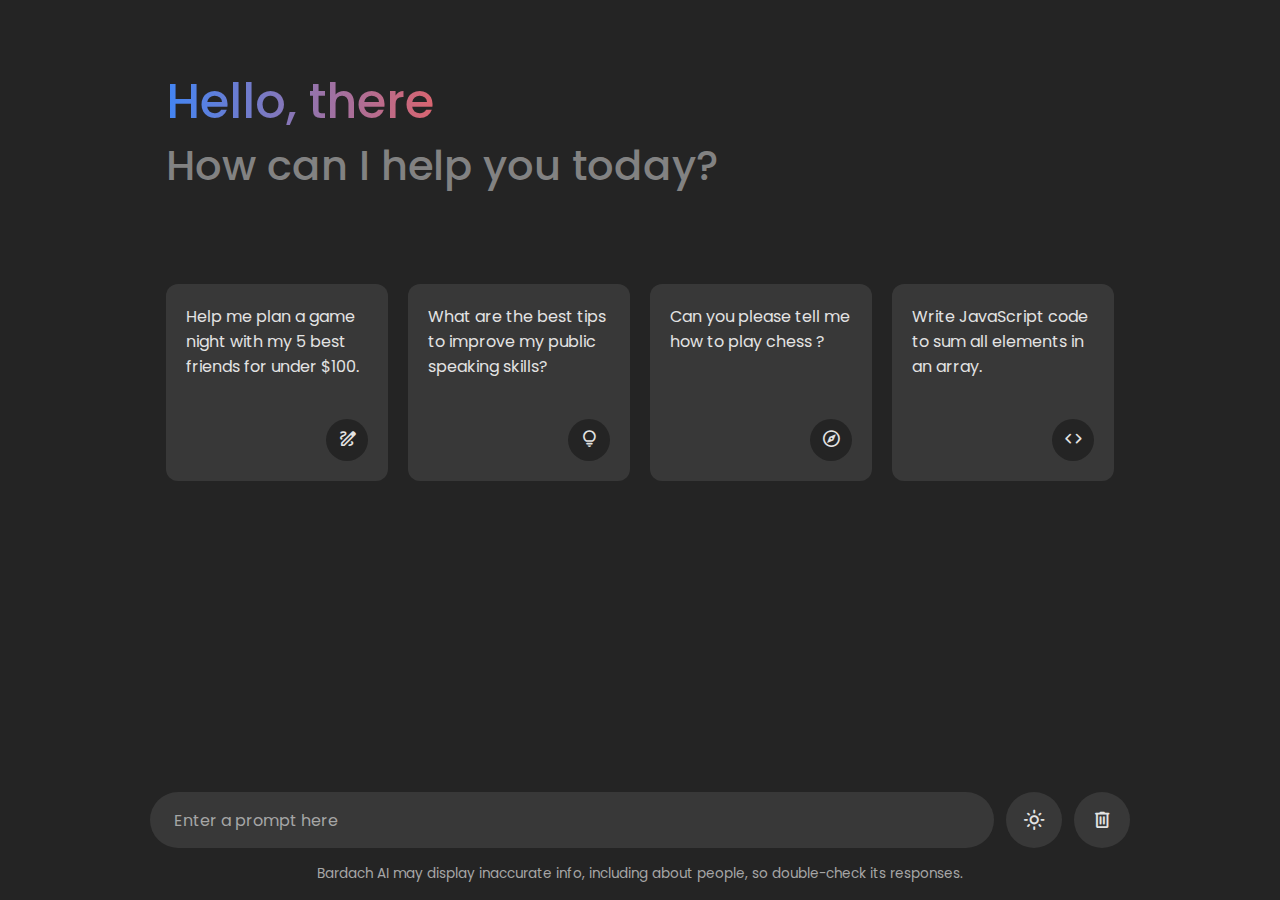
<file: hello.html>
<!DOCTYPE html>
<!-- Coding By CodingNepal - www.codingnepalweb.com -->
<html lang="en">
<head>
  <meta charset="UTF-8">
  <meta name="viewport" content="width=device-width, initial-scale=1.0">
  <title>Bardach AI Chatbot</title>
  <!-- Linking Google Fonts For Icons -->
  <link rel="stylesheet" href="https://fonts.googleapis.com/css2?family=Material+Symbols+Rounded:opsz,wght,FILL,GRAD@24,400,0,0" />
  <link rel="stylesheet" href="style.css">
</head>
<body>
  <header class="header">
    <!-- Header Greetings -->
    <h1 class="title">Hello, there</h1>
    <p class="subtitle">How can I help you today?</p>

    <!-- Suggestion list -->
    <ul class="suggestion-list">
      <li class="suggestion">
        <h4 class="text">Help me plan a game night with my 5 best friends for under $100.</h4>
        <span class="icon material-symbols-rounded">draw</span>
      </li>
      <li class="suggestion">
        <h4 class="text">What are the best tips to improve my public speaking skills?</h4>
        <span class="icon material-symbols-rounded">lightbulb</span>
      </li>
      <li class="suggestion">
        <h4 class="text">Can you please tell me how to play chess ?</h4>
        <span class="icon material-symbols-rounded">explore</span>
      </li>
      <li class="suggestion">
        <h4 class="text">Write JavaScript code to sum all elements in an array.</h4>
        <span class="icon material-symbols-rounded">code</span>
      </li>
    </ul>
  </header>

  <!-- Chat List / Container -->
  <div class="chat-list"></div>

  <!-- Typing Area -->
  <div class="typing-area">
    <form action="#" class="typing-form">
      <div class="input-wrapper">
        <input type="text" placeholder="Enter a prompt here" class="typing-input" required />
        <button id="send-message-button" class="icon material-symbols-rounded">send</button>
      </div>
      <div class="action-buttons">
        <span id="theme-toggle-button" class="icon material-symbols-rounded">light_mode</span>
        <span id="delete-chat-button" class="icon material-symbols-rounded">delete</span>
      </div>
    </form>
    <p class="disclaimer-text">
      Bardach AI may display inaccurate info, including about people, so double-check its responses.
    </p>
  </div>

<style>
  /* Import Google Font - Poppins */
@import url('https://fonts.googleapis.com/css2?family=Poppins:wght@400;500;600&display=swap');

* {
  margin: 0;
  padding: 0;
  box-sizing: border-box;
  font-family: "Poppins", sans-serif;
}

:root {
  /* Dark mode colors */
  --text-color: #E3E3E3;
  --subheading-color: #828282;
  --placeholder-color: #A6A6A6;
  --primary-color: #242424;
  --secondary-color: #383838;
  --secondary-hover-color: #444;
}

.light_mode {
  /* Light mode colors */
  --text-color: #222;
  --subheading-color: #A0A0A0;
  --placeholder-color: #6C6C6C;
  --primary-color: #FFF;
  --secondary-color: #E9EEF6;
  --secondary-hover-color: #DBE1EA;
}

body {
  background: var(--primary-color);
}

.header, .chat-list .message, .typing-form {
  margin: 0 auto;
  max-width: 980px;
}

.header {
  margin-top: 6vh;
  padding: 1rem;
  overflow-x: hidden;
}

body.hide-header .header {
  margin: 0;
  display: none;
}

.header :where(.title, .subtitle) {
  color: var(--text-color);
  font-weight: 500;
  line-height: 4rem;
}

.header .title {
  width: fit-content;
  font-size: 3rem;
  background-clip: text;
  background: linear-gradient(to right, #4285f4, #d96570);
  -webkit-background-clip: text;
  -webkit-text-fill-color: transparent;
}

.header .subtitle {
  font-size: 2.6rem;
  color: var(--subheading-color);
}

.suggestion-list {
  width: 100%;
  list-style: none;
  display: flex;
  gap: 1.25rem;
  margin-top: 9.5vh;
  overflow: hidden;
  overflow-x: auto;
  scroll-snap-type: x mandatory;
  scrollbar-width: none;
}

.suggestion-list .suggestion {
  cursor: pointer;
  padding: 1.25rem;
  width: 222px;
  flex-shrink: 0;
  display: flex;
  flex-direction: column;
  align-items: flex-end;
  border-radius: 0.75rem;
  justify-content: space-between;
  background: var(--secondary-color);
  transition: 0.2s ease;
}

.suggestion-list .suggestion:hover {
  background: var(--secondary-hover-color);
}

.suggestion-list .suggestion :where(.text, .icon) {
  font-weight: 400;
  color: var(--text-color);
}

.suggestion-list .suggestion .icon {
  width: 42px;
  height: 42px;
  display: flex;
  font-size: 1.3rem;
  margin-top: 2.5rem;
  align-self: flex-end;
  align-items: center;
  border-radius: 50%;
  justify-content: center;
  color: var(--text-color);
  background: var(--primary-color);
}

.chat-list {
  padding: 2rem 1rem 12rem;
  max-height: 100vh;
  overflow-y: auto;
  scrollbar-color: #999 transparent;
}

.chat-list .message.incoming {
  margin-top: 1.5rem;
}

.chat-list .message .message-content {
  display: flex;
  gap: 1.5rem;
  width: 100%;
  align-items: center;
}

.chat-list .message .text {
  color: var(--text-color);
  white-space: pre-wrap;
}

.chat-list .message.error .text {
  color: #e55865;
}

.chat-list .message.loading .text {
  display: none;
}

.chat-list .message .avatar {
  width: 40px;
  height: 40px;
  object-fit: cover;
  border-radius: 50%;
  align-self: flex-start;
}

.chat-list .message.loading .avatar {
  animation: rotate 3s linear infinite;
}

@keyframes rotate {
  100% {
    transform: rotate(360deg);
  }
}

.chat-list .message .icon {
  color: var(--text-color);
  cursor: pointer;
  height: 35px;
  width: 35px;
  border-radius: 50%;
  display: flex;
  align-items: center;
  justify-content: center;
  background: none;
  font-size: 1.25rem;
  margin-left: 3.5rem;
  visibility: hidden;
}

.chat-list .message .icon.hide {
  visibility: hidden;
}

.chat-list .message:not(.loading, .error):hover .icon:not(.hide){
  visibility: visible;
}

.chat-list .message .icon:hover {
  background: var(--secondary-hover-color);
}

.chat-list .message .loading-indicator {
  display: none;
  gap: 0.8rem;
  width: 100%;
  flex-direction: column;
}

.chat-list .message.loading .loading-indicator {
  display: flex;
}

.chat-list .message .loading-indicator .loading-bar {
  height: 11px;
  width: 100%;
  border-radius: 0.135rem;
  background-position: -800px 0;
  background: linear-gradient(to right, #4285f4, var(--primary-color), #4285f4);
  animation: loading 3s linear infinite;
}

.chat-list .message .loading-indicator .loading-bar:last-child {
  width: 70%;
}

@keyframes loading {
  0% {
    background-position: -800px 0;
  }

  100% {
    background-position: 800px 0;
  }
}

.typing-area {
  position: fixed;
  width: 100%;
  left: 0;
  bottom: 0;
  padding: 1rem;
  background: var(--primary-color);
}

.typing-area :where(.typing-form, .action-buttons) {
  display: flex;
  gap: 0.75rem;
}

.typing-form .input-wrapper {
  width: 100%;
  height: 56px;
  display: flex;
  position: relative;
}

.typing-form .typing-input {
  height: 100%;
  width: 100%;
  border: none;
  outline: none;
  resize: none;
  font-size: 1rem;
  color: var(--text-color);
  padding: 1.1rem 4rem 1.1rem 1.5rem;
  border-radius: 100px;
  background: var(--secondary-color);
}

.typing-form .typing-input:focus {
  background: var(--secondary-hover-color);
}

.typing-form .typing-input::placeholder {
  color: var(--placeholder-color);
}

.typing-area .icon {
  width: 56px;
  height: 56px;
  flex-shrink: 0;
  cursor: pointer;
  border-radius: 50%;
  display: flex;
  font-size: 1.4rem;
  color: var(--text-color);
  align-items: center;
  justify-content: center;
  background: var(--secondary-color);
  transition: 0.2s ease;
}

.typing-area .icon:hover {
  background: var(--secondary-hover-color);
}

.typing-form #send-message-button {
  position: absolute;
  right: 0;
  outline: none;
  border: none;
  transform: scale(0);
  background: transparent;
  transition: transform 0.2s ease;
}

.typing-form .typing-input:valid ~ #send-message-button {
  transform: scale(1);
}

.typing-area .disclaimer-text {
  text-align: center;
  font-size: 0.85rem;
  margin-top: 1rem;
  color: var(--placeholder-color);
}

/* Responsive media query code for small screen */
@media (max-width: 768px) {
  .header :is(.title, .subtitle) {
    font-size: 2rem;
    line-height: 2.6rem;
  }

  .header .subtitle {
    font-size: 1.7rem;
  }

  .typing-area :where(.typing-form, .action-buttons) {
    gap: 0.4rem;
  }

  .typing-form .input-wrapper {
    height: 50px;
  }

  .typing-form .typing-input {
    padding: 1.1rem 3.5rem 1.1rem 1.2rem;
  }

  .typing-area .icon {
    height: 50px;
    width: 50px;
  }

  .typing-area .disclaimer-text {
    font-size: 0.75rem;
    margin-top: 0.5rem;
  }
}
  </style>
<script>
const typingForm = document.querySelector(".typing-form");
const chatContainer = document.querySelector(".chat-list");
const suggestions = document.querySelectorAll(".suggestion");
const toggleThemeButton = document.querySelector("#theme-toggle-button");
const deleteChatButton = document.querySelector("#delete-chat-button");

// State variables
let userMessage = null;
let isResponseGenerating = false;

// API configuration
const API_KEY = "AIzaSyDLLEMGWCH26VSdsqf8byQBsUMhTMbPkeg"; // Your API key here
const API_URL = `https://generativelanguage.googleapis.com/v1/models/gemini-pro:generateContent?key=${API_KEY}`;

// Load theme and chat data from local storage on page load
const loadDataFromLocalstorage = () => {
  const savedChats = localStorage.getItem("saved-chats");
  const isLightMode = (localStorage.getItem("themeColor") === "light_mode");

  // Apply the stored theme
  document.body.classList.toggle("light_mode", isLightMode);
  toggleThemeButton.innerText = isLightMode ? "dark_mode" : "light_mode";

  // Restore saved chats or clear the chat container
  chatContainer.innerHTML = savedChats || '';
  document.body.classList.toggle("hide-header", savedChats);

  chatContainer.scrollTo(0, chatContainer.scrollHeight); // Scroll to the bottom
}

// Create a new message element and return it
const createMessageElement = (content, ...classes) => {
  const div = document.createElement("div");
  div.classList.add("message", ...classes);
  div.innerHTML = content;
  return div;
}

// Show typing effect by displaying words one by one
const showTypingEffect = (text, textElement, incomingMessageDiv) => {
  const words = text.split(' ');
  let currentWordIndex = 0;

  const typingInterval = setInterval(() => {
    // Append each word to the text element with a space
    textElement.innerText += (currentWordIndex === 0 ? '' : ' ') + words[currentWordIndex++];
    incomingMessageDiv.querySelector(".icon").classList.add("hide");

    // If all words are displayed
    if (currentWordIndex === words.length) {
      clearInterval(typingInterval);
      isResponseGenerating = false;
      incomingMessageDiv.querySelector(".icon").classList.remove("hide");
      localStorage.setItem("saved-chats", chatContainer.innerHTML); // Save chats to local storage
    }
    chatContainer.scrollTo(0, chatContainer.scrollHeight); // Scroll to the bottom
  }, 75);
}

// Fetch response from the API based on user message
const generateAPIResponse = async (incomingMessageDiv) => {
  const textElement = incomingMessageDiv.querySelector(".text"); // Getting text element

  try {
    // Send a POST request to the API with the user's message
    const response = await fetch(API_URL, {
      method: "POST",
      headers: { "Content-Type": "application/json" },
      body: JSON.stringify({ 
        contents: [{ 
          role: "user", 
          parts: [{ text: userMessage }] 
        }] 
      }),
    });

    const data = await response.json();
    if (!response.ok) throw new Error(data.error.message);

    // Get the API response text and remove asterisks from it
    const apiResponse = data?.candidates[0].content.parts[0].text.replace(/\*\*(.*?)\*\*/g, '$1');
    showTypingEffect(apiResponse, textElement, incomingMessageDiv); // Show typing effect
  } catch (error) { // Handle error
    isResponseGenerating = false;
    textElement.innerText = error.message;
    textElement.parentElement.closest(".message").classList.add("error");
  } finally {
    incomingMessageDiv.classList.remove("loading");
  }
}

// Show a loading animation while waiting for the API response
const showLoadingAnimation = () => {
  const html = `<div class="message-content">
                  <img class="avatar" src="images/gemini.svg" alt="Gemini avatar">
                  <p class="text"></p>
                  <div class="loading-indicator">
                    <div class="loading-bar"></div>
                    <div class="loading-bar"></div>
                    <div class="loading-bar"></div>
                  </div>
                </div>
                <span onClick="copyMessage(this)" class="icon material-symbols-rounded">content_copy</span>`;

  const incomingMessageDiv = createMessageElement(html, "incoming", "loading");
  chatContainer.appendChild(incomingMessageDiv);

  chatContainer.scrollTo(0, chatContainer.scrollHeight); // Scroll to the bottom
  generateAPIResponse(incomingMessageDiv);
}

// Copy message text to the clipboard
const copyMessage = (copyButton) => {
  const messageText = copyButton.parentElement.querySelector(".text").innerText;

  navigator.clipboard.writeText(messageText);
  copyButton.innerText = "done"; // Show confirmation icon
  setTimeout(() => copyButton.innerText = "content_copy", 1000); // Revert icon after 1 second
}

// Handle sending outgoing chat messages
const handleOutgoingChat = () => {
  userMessage = typingForm.querySelector(".typing-input").value.trim() || userMessage;
  if(!userMessage || isResponseGenerating) return; // Exit if there is no message or response is generating

  isResponseGenerating = true;

  const html = `<div class="message-content">
                  <img class="avatar" src="user.jpg" alt="User avatar">
                  <p class="text"></p>
                </div>`;

  const outgoingMessageDiv = createMessageElement(html, "outgoing");
  outgoingMessageDiv.querySelector(".text").innerText = userMessage;
  chatContainer.appendChild(outgoingMessageDiv);
  
  typingForm.reset(); // Clear input field
  document.body.classList.add("hide-header");
  chatContainer.scrollTo(0, chatContainer.scrollHeight); // Scroll to the bottom
  setTimeout(showLoadingAnimation, 500); // Show loading animation after a delay
}

// Toggle between light and dark themes
toggleThemeButton.addEventListener("click", () => {
  const isLightMode = document.body.classList.toggle("light_mode");
  localStorage.setItem("themeColor", isLightMode ? "light_mode" : "dark_mode");
  toggleThemeButton.innerText = isLightMode ? "dark_mode" : "light_mode";
});

// Delete all chats from local storage when button is clicked
deleteChatButton.addEventListener("click", () => {
  if (confirm("Are you sure you want to delete all the chats?")) {
    localStorage.removeItem("saved-chats");
    loadDataFromLocalstorage();
  }
});

// Set userMessage and handle outgoing chat when a suggestion is clicked
suggestions.forEach(suggestion => {
  suggestion.addEventListener("click", () => {
    userMessage = suggestion.querySelector(".text").innerText;
    handleOutgoingChat();
  });
});

// Prevent default form submission and handle outgoing chat
typingForm.addEventListener("submit", (e) => {
  e.preventDefault(); 
  handleOutgoingChat();
});

loadDataFromLocalstorage();
</script>
</body>
</html>
</file>
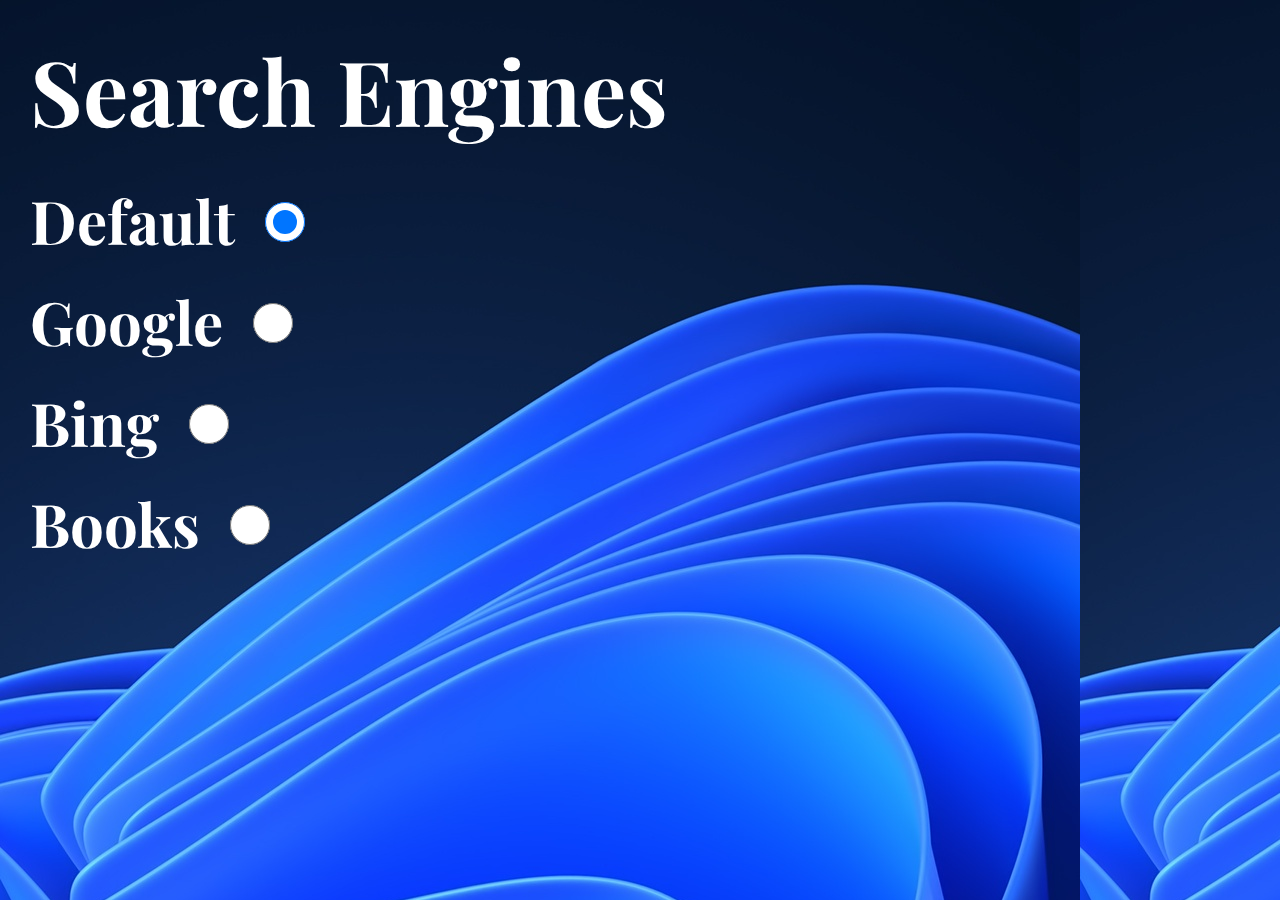
<file: page3.html>
<!DOCTYPE html>
<html>
<head>
  <meta http-equiv="CONTENT-TYPE" content="text/html; charset=UTF-8">
  <title>Select a search engine</title>
  <style>
  @import url('https://fonts.googleapis.com/css2?family=Playfair+Display:ital,wght@0,400..900;1,400..900&display=swap');
  body{
    margin: 30px;
    color: white;
    background-image: url('Windows.jpg');
    font-family: "Playfair Display", serif;
  font-optical-sizing: auto;
  font-weight: 200;
  font-style: normal;
  }
    label {
      display: flex;
      align-items: center;
    }
    h3 {
      margin: 0 10px 0 0; /* Adjust spacing between text and radio button */
      font-size: 60px;
    }
  h2 {
      margin: 0 30px 0 0; /* Adjust spacing between text and radio button */
    margin-bottom: 30px;
     font-size: 90px;
    }
  input{
    height: 40px;
    width: 40px;
    margin-left: 20px;
  }
  </style>
  <script>
    function openPage() {
      const selectedPage = document.querySelector('input[name="searchEngine"]:checked').value;
      window.location.href = selectedPage;
    }
  </script>
</head>
<body>
  <h2>Search Engines</h2>
  
  <label>
    <h3>Default</h3>
    <input type="radio" name="searchEngine" value="index.html" onclick="openPage()" checked>
  </label><br>
  
  <label>
    <h3>Google</h3>
    <input type="radio" name="searchEngine" value="page2.html" onclick="openPage()">
  </label><br>
  
  <label>
    <h3>Bing</h3>
    <input type="radio" name="searchEngine" value="page4.html" onclick="openPage()">
  </label><br>
  
  <label>
    <h3>Books</h3>
    <input type="radio" name="searchEngine" value="page5.html" onclick="openPage()">
  </label>
</body>
</html>
</file>
<file: style.css>
@import url('https://fonts.googleapis.com/css2?family=Roboto:ital,wght@0,100;0,300;0,400;0,500;0,700;0,900;1,100;1,300;1,400;1,500;1,700;1,900&display=swap');
@import url('https://fonts.googleapis.com/css2?family=Protest+Guerrilla&display=swap');
html, body {
  height: 100%; /* Ensures that both html and body cover the full viewport height */
  margin: 0;
  overflow-x: hidden;
  overflow-y: hidden;
}
body {
  margin: 0; /* Ensure no default margin */
  position: relative;
  background-image: url('/storage/emulated/0/Bardach/Windows.jpg');
  background-size: cover; /* Scale the image to cover the entire background */
  background-position: center; /* Center the image */
  background-repeat: no-repeat;
  padding: 0;
  min-height: 100vh;
  background-attatchment: fixed;
}
#h1 {
  font-size: 52px;
  font-family: "Protest Guerrilla", sans-serif;
  font-weight: 400;
  font-style: normal;
  padding-left: 3.5vw;
  display: inline;
  -webkit-text-stroke: 2px #ccc;
  align-items: center;
  position: relative;
}
.icons{
  top: 17vh;
  position: relative;
  display: flex;
  /*margin-left: 18vw;*/
  z-index: 1;
}
#gemimi{
  height: 100px;
  width: 100px;
  border-radius: 100px;
  margin-left: 12vw;
}
#youtube{
  height: 100px;
  width: 100px;
  border-radius: 100px;
  margin-left: 6.4vw;
}
#google{
  height: 100px;
  width: 100px;
  border-radius: 100px;
  margin-left: 3.8vw;
}
#facebook{
  height: 100px;
  width: 100px;
  border-radius: 100px;
  margin-left: 2.5vw;
}
#settings{
  height: 100px;
  width: 100px;
  border-radius: 100px;
  margin-left: 2vw;
}
#img {
  height: 50px;
  width: 50px;
  border-radius: 40px;
  margin-left: 2.7vw; 
  position: relative;
  top: 50px;
  margin-right: 15px;
  position: relative;
  cursor: pointer; 
}

nav {
  display: flex;
  height: 270px;
  width: 100vw;
  position: relative;
}

.img {
  display: flex;
  position: relative;
}

#img2 {
  height: 50px;
  width: 50px;
  border-radius: 50px;
  margin-left: 63vw; 
  position: relative;
  top: 2.4vh;
  cursor: pointer;
}

#notification {
  height: 30vh;
  width: 70vw;
  /*background: #cdcdcd;*/
  border-radius: 25px;
  align-items: center;
  justify-content: center;
  text-align: center;
  opacity: 0;
  transform: translateY(100%); /* Start off-screen */
  transition: transform 0.4s, opacity 0.4s;
  margin-left: 18vw;
  margin-top: 10vh;
  left: 0;
  color: #fff;
  padding-top: 40px;
  backdrop-filter: blur(50px); /* Adjust the blur level */
  z-index: 1; /* Ensure it's above other content */
   font-family: "Roboto", sans-serif;
  font-weight: 100;
  font-style: normal;
}


#notification #notify {
  font-weight: 350;
  font-size: 33px;
  position: relative;
  top: 1.2vh;
}

.cross-button {
  display: inline-block;
  width: 30px;
  height: 30px;
  position: relative;
  cursor: pointer;
  margin-left: 55vw;
  top: -56px;
}

.cross-button::before, .cross-button::after {
  content: '';
  position: absolute;
  width: 100%;
  height: 2px;
  background-color: #fff; /* White cross */
  top: 50%;
  left: 0;
  transform: translateY(-50%);
}

.cross-button::before {
  transform: rotate(45deg) translateY(-50%);
}

.cross-button::after {
  transform: rotate(-45deg) translateY(-50%);
}
.cross-button1 {
  display: inline-block;
  width: 30px;
  height: 30px;
  position: relative;
  cursor: pointer;
  margin-left: 88vw;
  top: 32px;
}

.cross-button1::before, .cross-button1::after {
  content: '';
  position: absolute;
  width: 100%;
  height: 2px;
  background-color: #000; /* White cross */
  top: 50%;
  left: 0;
  transform: translateY(-50%);
}

.cross-button1::before {
  transform: rotate(45deg) translateY(-50%);
}

.cross-button1::after {
  transform: rotate(-45deg) translateY(-50%);
}
.cross-button2 {
  display: inline-block;
  width: 30px;
  height: 30px;
  position: relative;
  cursor: pointer;
  top: 32px;
  margin-left: 643px;
}

.cross-button2::before, .cross-button2::after {
  content: '';
  position: absolute;
  width: 100%;
  height: 2px;
  background-color: #fff; /* White cross */
  left: 0;
  transform: translateY(-50%);
}

.cross-button2::before {
  transform: rotate(45deg) translateY(-50%);
}

.cross-button2::after {
  transform: rotate(-45deg) translateY(-50%);
}
#data{
  height: 90px;
  width: 90vw;
  outline: none;
  margin-left: 3.2vw;
  border-radius: 90px;
  padding-left: 3vw;
  font-size: 28px;
  position: fixed;
}
#hy{
  height: 650px;
  width: 700px;
  margin-left: 15vw;
  position: relative;
  top: -24vh;
  opacity: 0;
  backdrop-filter: blur(50px);
  transition: opacity 0.3s;
  border-radius: 40px;
}
#hy .option1{
  height: 150px;
  width: 550px;
  background: linear-gradient(to right, #ff7e5f, #feb47b);
  margin-top: 50px;
  margin-left: 36px;
  border-radius: 150px;
  font-size: 2.3em;
  padding-left: 60px;
  padding-top: 7px;
  color: #fff;
  cursor: pointer;
}
a{
  text-decoration: none;
  color: inherit;
}
a:hover{
  text-decoration: ubderline;
  color: inherit;
}

#hy .option2{
  height: 150px;
  width: 550px;
  background: linear-gradient(to right, #ff7e5f, #feb47b);
  margin-top: 30px;
  margin-left: 36px;
  border-radius: 150px;
  font-size: 2.3em;
  padding-left: 60px;
  padding-top: 7px;
  color: #fff;
  cursor: pointer;
}
#mic{
  height: 40px;
  width: 40px;
  z-index: 1;
  position: relative;
  margin-left: 790px;
  top: -10px;
  cursor: pointer;
}
#time{
  font-family: "Roboto", sans-serif;
  font-weight: 100;
  font-style: normal;
  font-size: 78px;
  margin-left: 3.8vw;
  color: #fff;
  margin-bottom: 20px;
}
#greeting{
  font-size: 70px;
  font-family: "Roboto", sans-serif;
  font-weight: 100;
  font-style: normal;
  margin-left: 3.8vw;
  color: #fff;
  margin-top: 20px;
  margin-bottom: 20px;
}
#overlay {
  position: fixed;
  top: 0;
  left: 0;
  width: 100vw;
  height: 100vh;
  background-color: rgba(0, 0, 0, 0.9); /* Semi-transparent background */
  display: grid;
  padding-top: 70%;
  justify-content: space-between;
  color: white;
  font-size: 30px;
  z-index: 10; /* Ensure it's above other content */
  overflow-x: auto;
  z-index: 1000;
}
.back img{
  height: 205px;
  width: 205px;
  border-radius: 10px;
  cursor: pointer;
}
.back{
  display: grid;
    grid-template-columns: repeat(auto-fill, minmax(200px, 1fr));
    gap: 10px;
    padding: 10px;
}
#overlay {
  /* Initially hide it */
    opacity: 0;
    transition: opacity 0.5s ease; /* Transition for fading */
}

#overlay.show {
    display: flex; /* Show it as flex */
    opacity: 1; /* Full opacity when shown */
}

#overlay.hide {
   transition: opacity 0.5s ease; 
  opacity: 0; /* Fade out */
}
</file>
